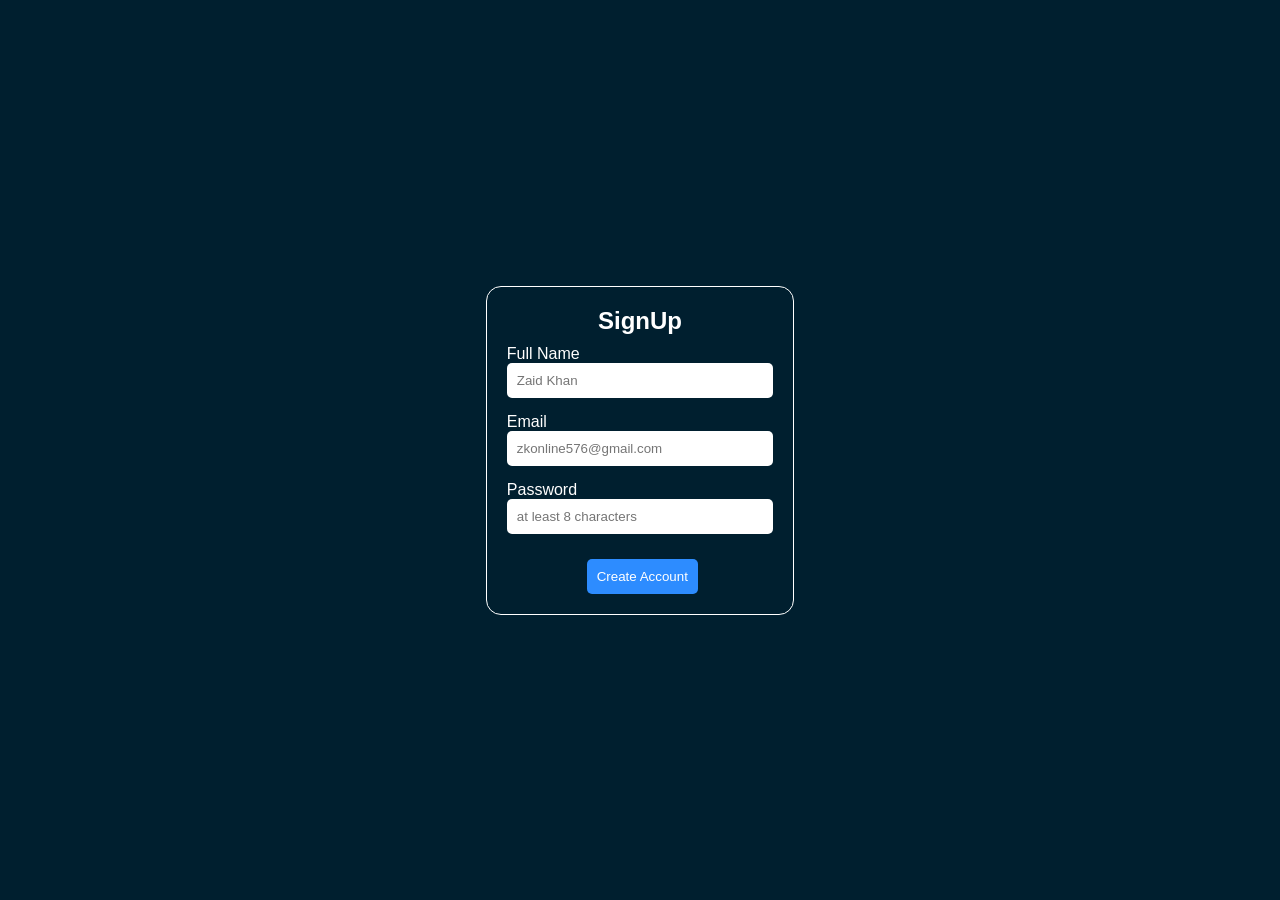
<file: Task 2 [ Form Validation in JS]/Index.html>
<!DOCTYPE html>
<html lang="en">
<head>
    <meta charset="UTF-8">
    <meta name="viewport" content="width=device-width, initial-scale=1.0">
    <title>Form Validation in JS</title>
    <link rel="stylesheet" href="style..css">
</head>
<body>
   <div class="form">
    <h2>SignUp</h2>

  <!-- Full Name -->
  <div class="input-group">
    <label for="name">Full Name</label>
    <input type="text" id="name" placeholder="Zaid Khan">

    <span class="icon" id="nameIcon"></span>
  </div>

  <!-- Email -->
  <div class="input-group">
    <label for="email">Email</label>
    <input type="text" id="email" placeholder="zkonline576@gmail.com">

    <span class="icon" id="emailIcon"></span>
    <small id="emailError"></small>
  </div>

   <!-- Password -->
  <div class="input-group">
    <label for="password">Password</label>
    <input type="password" id="password" placeholder="at least 8 characters">
  </div>

  <button>Create Account</button>
  
  <script src="script.js"></script>

  </div>
</body>
</html>
</file>
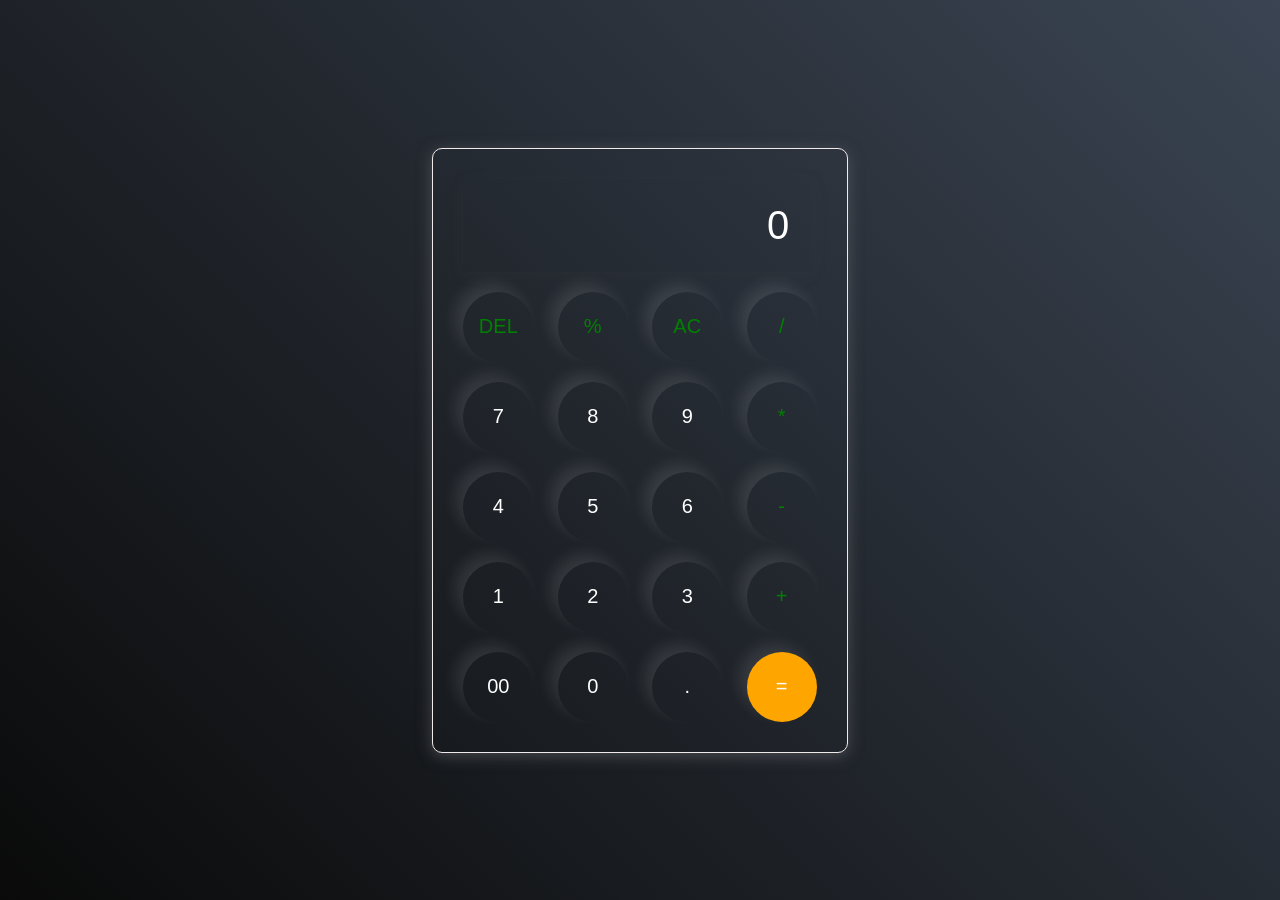
<file: Task 3 [ Calculator ]/index.html>
<!DOCTYPE html>
<html lang="en">
<head>
    <meta charset="UTF-8">
    <meta name="viewport" content="width=device-width, initial-scale=1.0">
    <title>Calculator</title>
    <link rel="stylesheet" href="style.css">

</head>
<body>
    <div class="calculator">
        <input type="text" placeholder="0">
        <div>
            <button class="operators">DEL</button>
            <button class="operators">%</button>
            <button class="operators">AC</button>
            <button class="operators">/</button>
        </div>
        <div>
            <button>7</button>
            <button>8</button>
            <button>9</button>
            <button class="operators">*</button>
        </div>
        <div>
            <button>4</button>
            <button>5</button>
            <button>6</button>
            <button class="operators">-</button>
        </div>
        <div>
            <button>1</button>
            <button>2</button>
            <button>3</button>
            <button class="operators">+</button>
        </div>
        <div>
            <button>00</button>
            <button>0</button>
            <button>.</button>
            <button class="equalbtn">=</button>
        </div>
    </div>
</body>
</html>
</file>
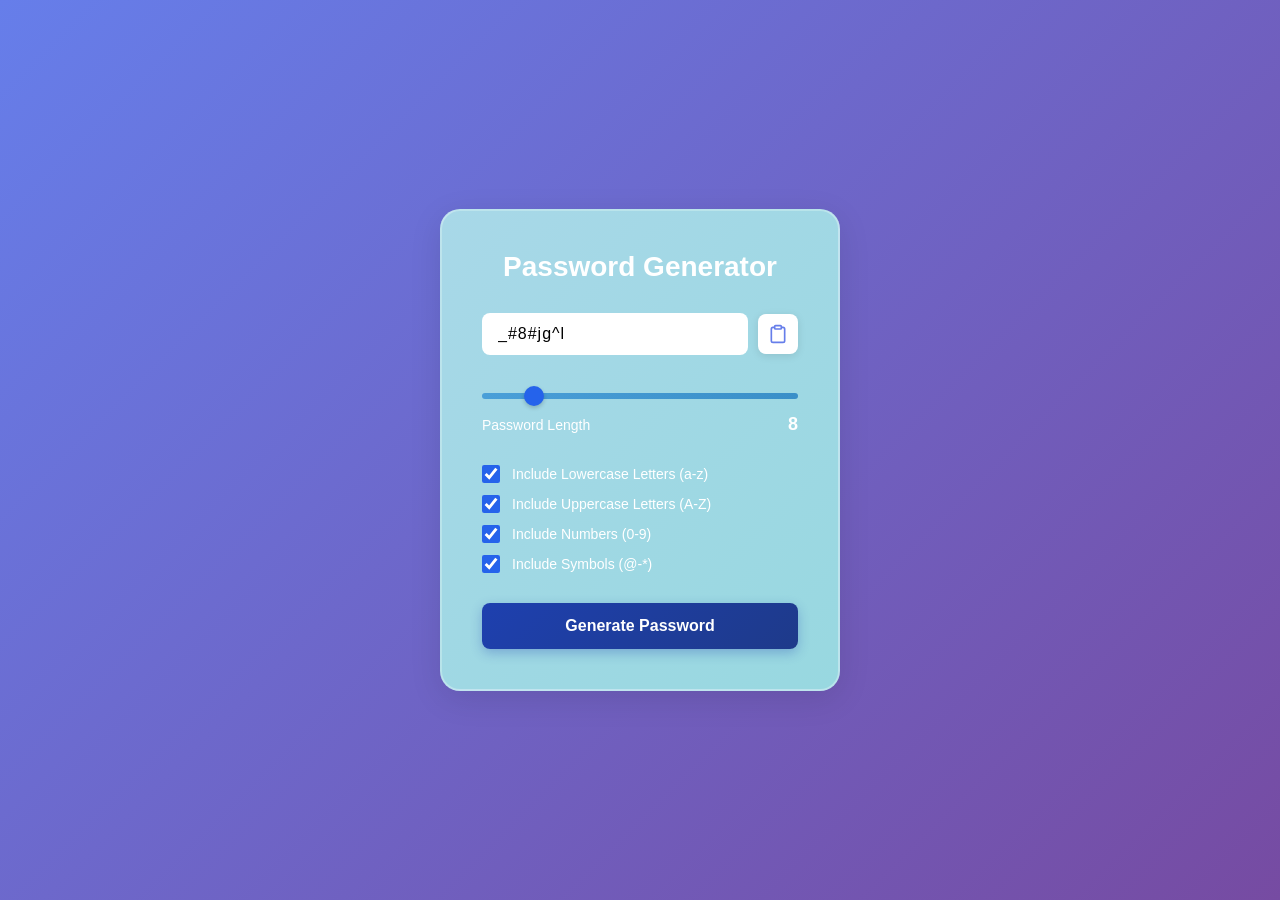
<file: Task 4 [ Password Generator ]/index.html>
<!DOCTYPE html>
<html lang="en">
<head>
    <meta charset="UTF-8">
    <meta name="viewport" content="width=device-width, initial-scale=1.0">
    <title>Password Generator</title>
    <link rel="stylesheet" href="style.css">
</head>
<body>
    <div class="container">
        <h1>Password Generator</h1>
        
        <div class="password-box">
            <input type="text" id="passwordDisplay" class="password-input">
            <button class="copy-btn" id="copyBtn">
                <svg width="20" height="20" viewBox="0 0 24 24" fill="none" stroke="currentColor" stroke-width="2">
                    <path d="M16 4h2a2 2 0 0 1 2 2v14a2 2 0 0 1-2 2H6a2 2 0 0 1-2-2V6a2 2 0 0 1 2-2h2"></path>
                    <rect x="8" y="2" width="8" height="4" rx="1" ry="1"></rect>
                </svg>
            </button>
        </div>

        <div class="slider-container">
            <input type="range" id="lengthSlider" min="4" max="32" value="8" class="slider">
            <div class="length-display">
                <label>Password Length</label>
                <span id="lengthValue">8</span>
            </div>
        </div>

        <div class="options">
            <label class="checkbox-label">
                <input type="checkbox" id="lowercase" checked>
                <span>Include Lowercase Letters (a-z)</span>
            </label>

            <label class="checkbox-label">
                <input type="checkbox" id="uppercase" checked>
                <span>Include Uppercase Letters (A-Z)</span>
            </label>

            <label class="checkbox-label">
                <input type="checkbox" id="numbers" checked>
                <span>Include Numbers (0-9)</span>
            </label>

            <label class="checkbox-label">
                <input type="checkbox" id="symbols" checked>
                <span>Include Symbols (@-*)</span>
            </label>
        </div>

        <button class="generate-btn" id="generateBtn">Generate Password</button>
    </div>

    <script src="script.js"></script>
</body>
</html>
</file>
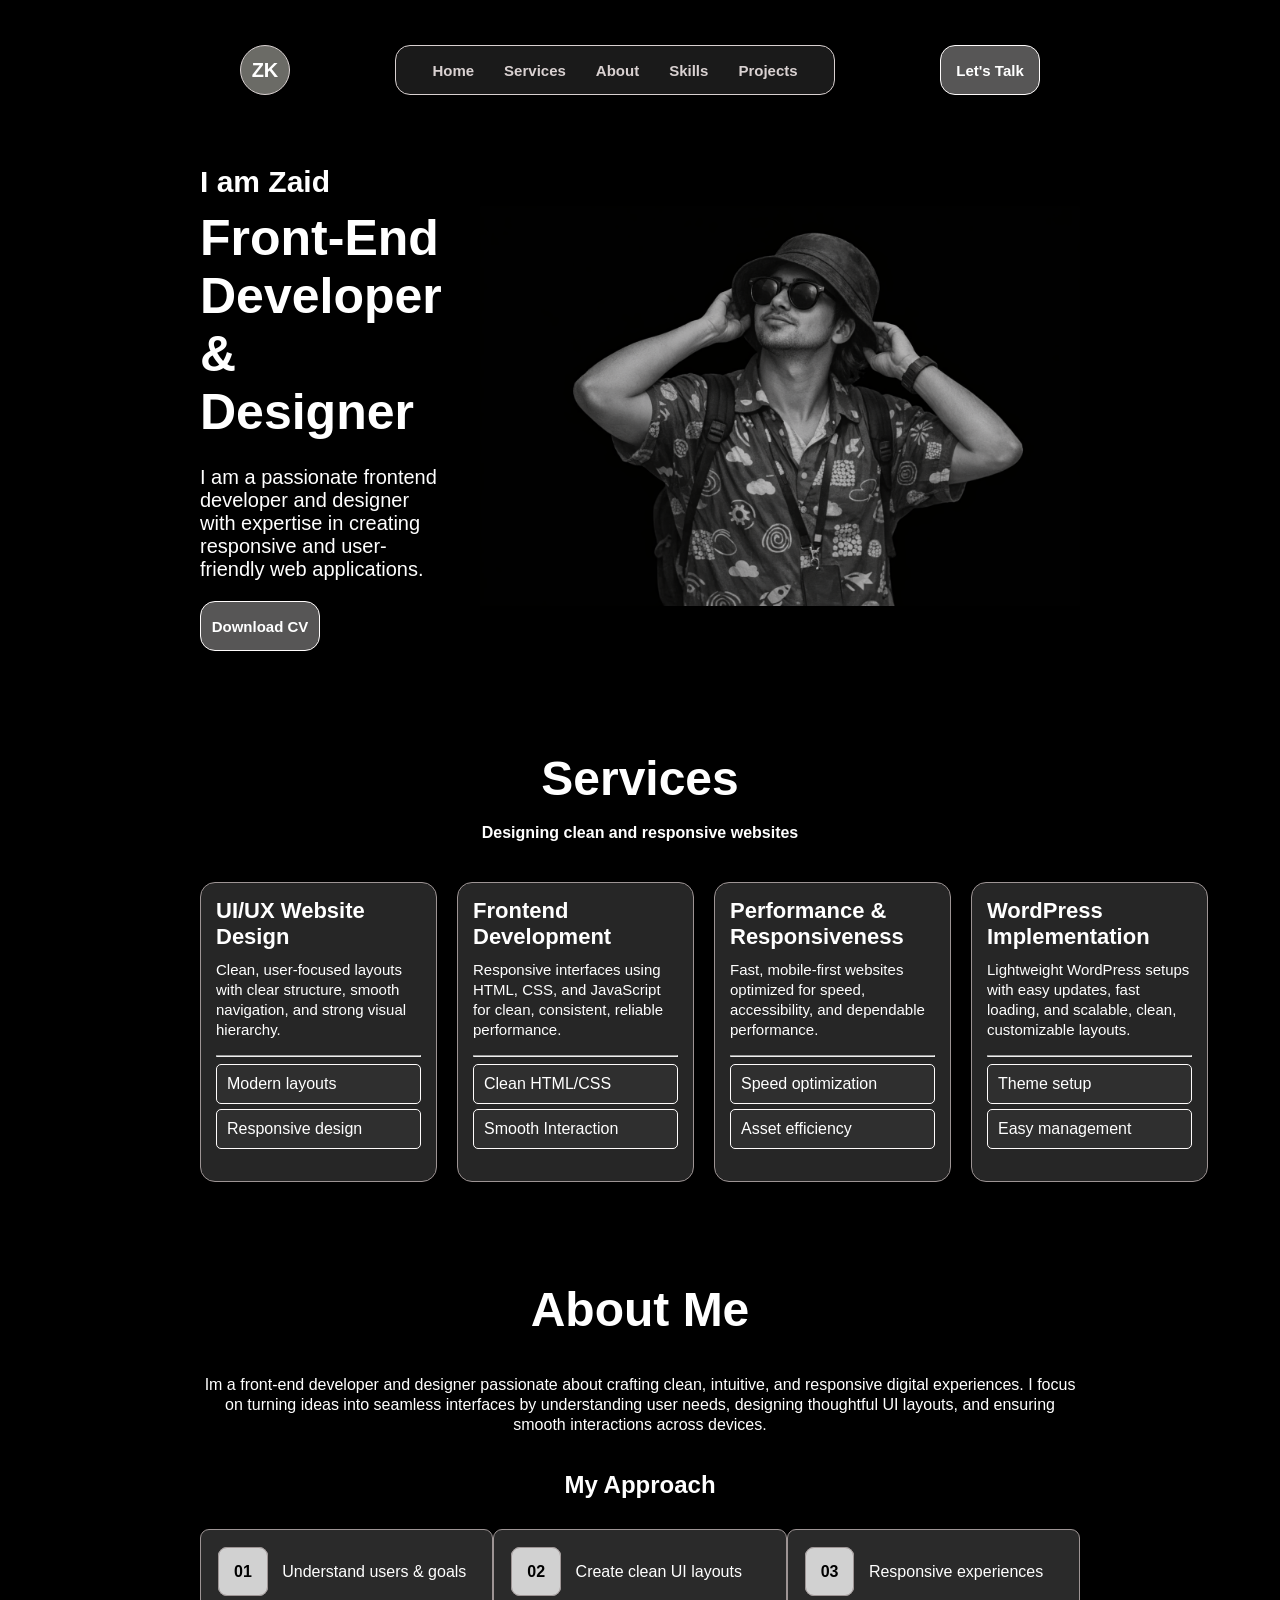
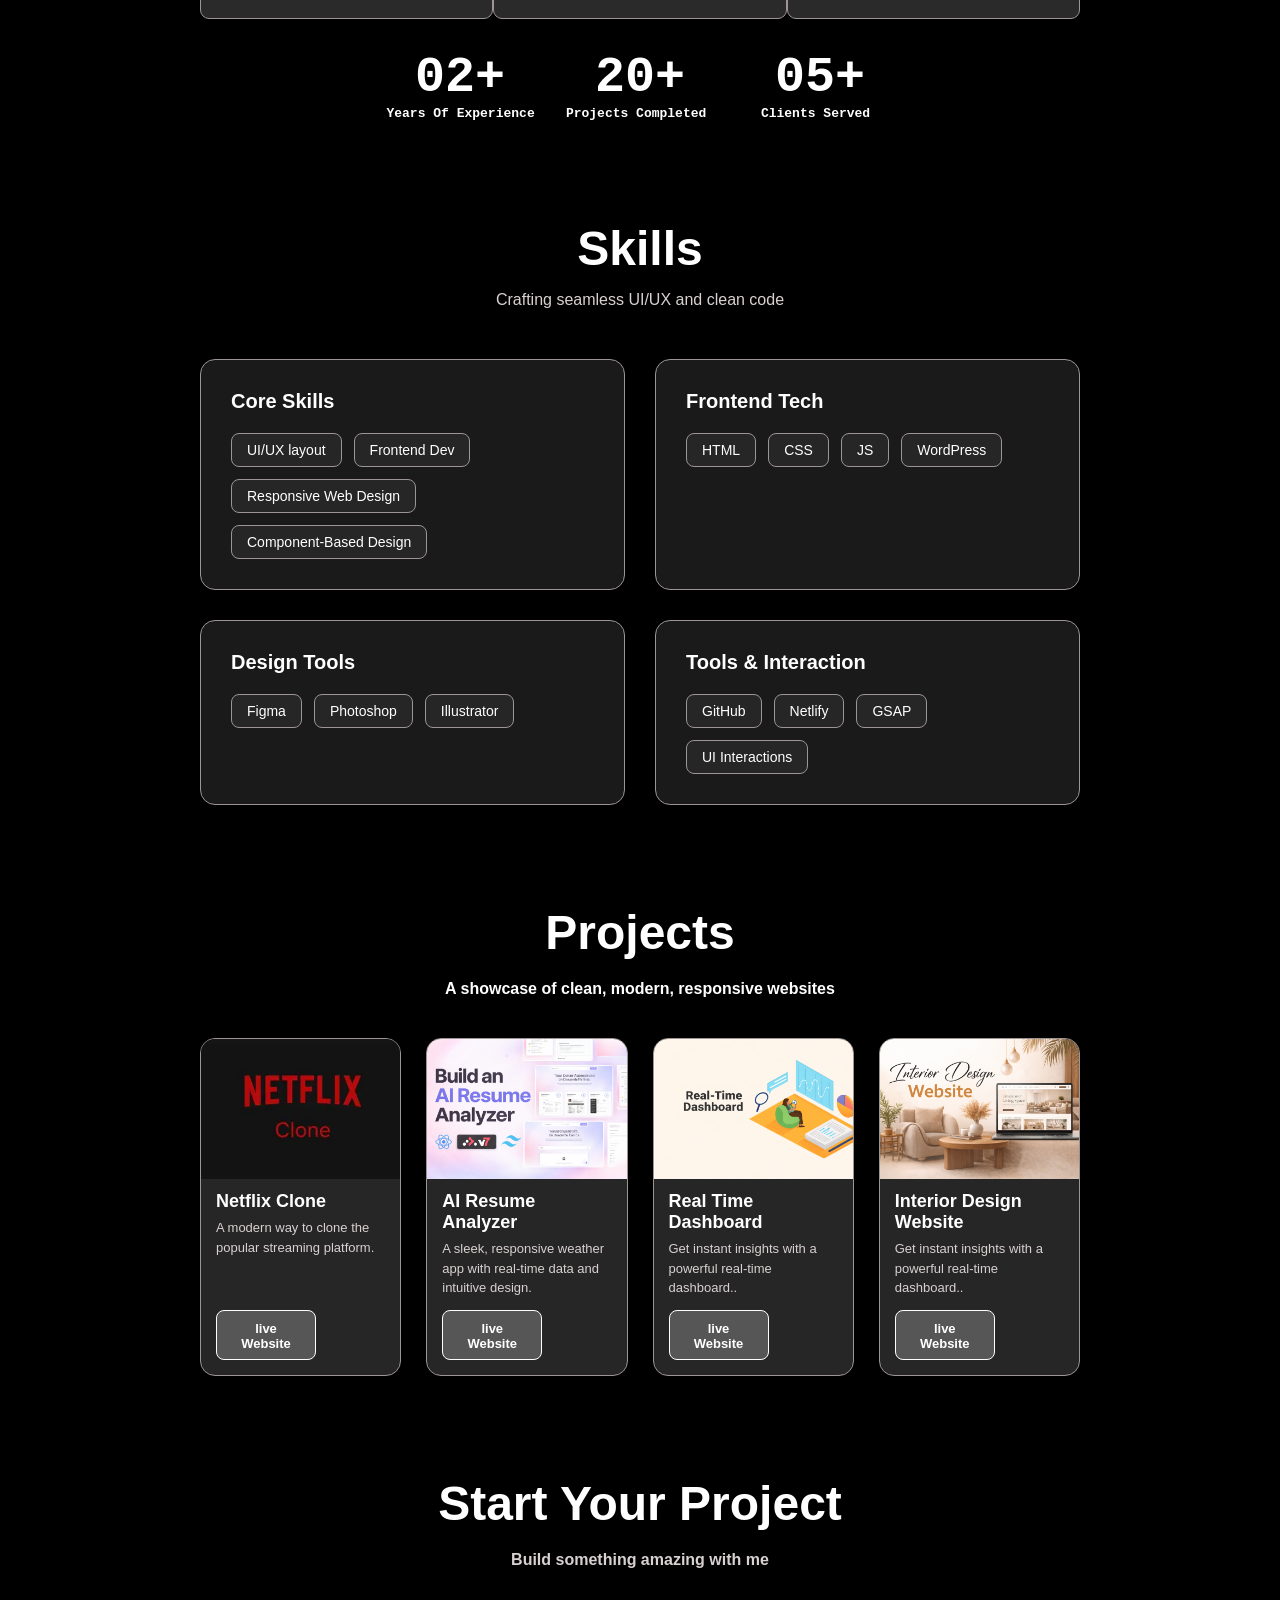
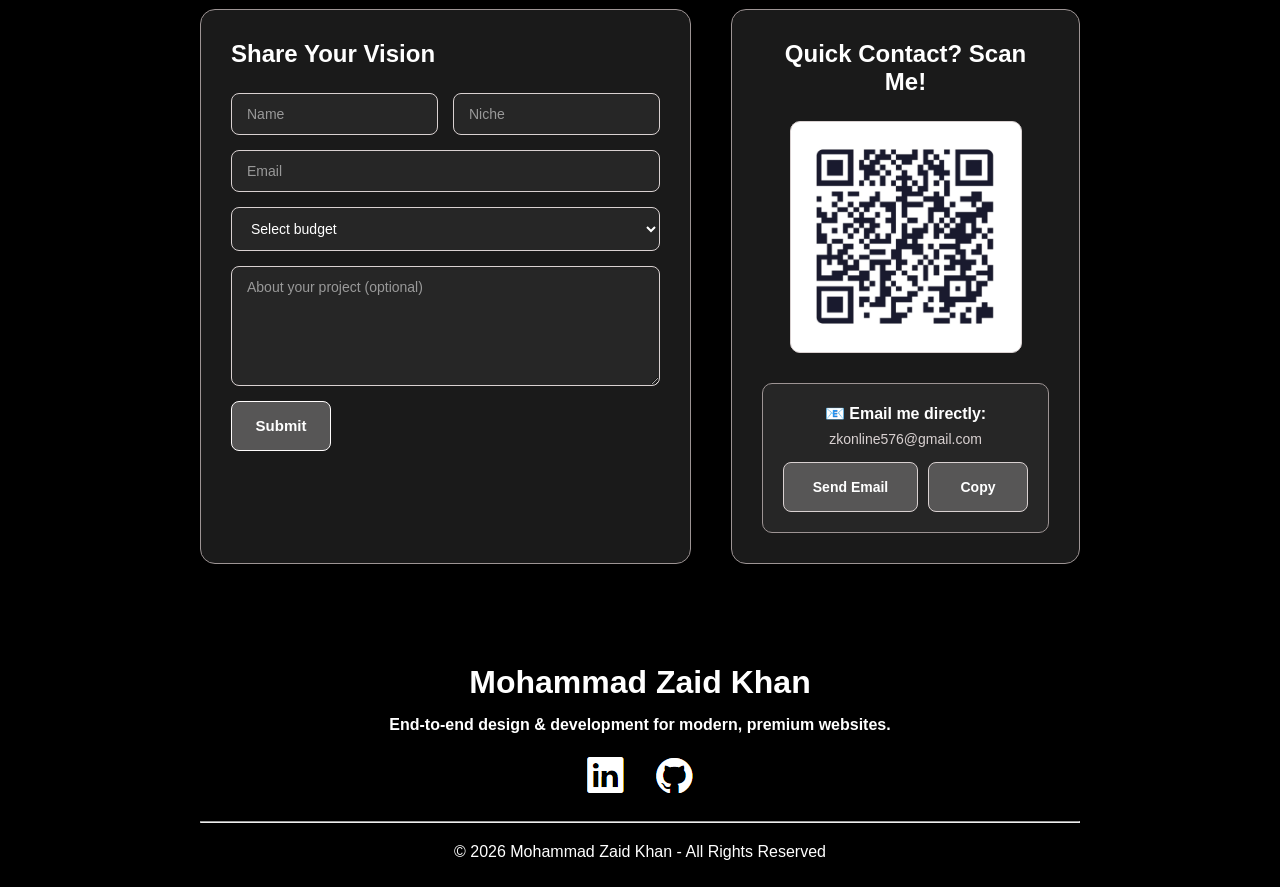
<file: Task1/index.html>
<!DOCTYPE html>
<html lang="en">
<head>
    <meta charset="UTF-8">
    <meta name="viewport" content="width=device-width, initial-scale=1.0">
    <link rel="stylesheet" href="style.css">
    <title>Document</title>
    <!-- <link rel="icon" type="image/png" href="favicon.png"> -->
</head>
<body>
   
    <!-- HEADER -->
    <header>
        <span class="logo">ZK</span>
        
        <nav>
           <a href="#home">Home</a> 
           <a href="#services">Services</a> 
           <a href="#about">About</a> 
           <a href="#skills">Skills</a> 
           <a href="#projects">Projects</a> 
        </nav>

        <button>Let's Talk</button>
    </header>

     <!-- MAIN -->
    <main>

        <section id="home" class="Home">

          <span>
             <h1 style="margin-bottom: 10px;font-size: 30px;">I am Zaid</h1>
             <p class="intro-subtitle" style="font-size: 50px; font-weight: bolder;">Front-End</p>
             <p wclass="intro-title" style="font-weight: bolder; font-size: 50px; margin-bottom: 25px;">Developer & Designer</p>
   
             <p class="intro-text" style="font-size: 20px;">I am a passionate frontend developer and designer with expertise in creating responsive and user-friendly web applications.</p>

             <button class="button2" style="margin-top: 20px;">Download CV</button>
          </span>

          <span>
             <img src="images/zaid.png" alt="Profile Picture" class="profile-pic">
         </span>

        </section>

        <section id="services" class="services">
            <center><h1 style="font-size: 48px;">Services</h1></center>
            <br>
            <center class="1"><b><p>Designing clean and responsive websites</p></b></center>

            <div class="card-box">

             <div class="Card1">

                <h3 class="ui/ux">UI/UX Website Design</h3>

                <p>Clean, user-focused layouts with clear structure, smooth navigation, and strong visual hierarchy.</p>

                <hr>

                <span>Modern layouts</span>

                <span>Responsive design</span>


             </div>

             <div class="Card2">

                <h3>Frontend Development</h3>

                <p>Responsive interfaces using HTML, CSS, and JavaScript for clean, consistent, reliable performance.</p>

                <hr>

                <span>Clean HTML/CSS</span>

                <span>Smooth Interaction</span>


             </div>

             <div class="Card3">

                <h3>Performance & Responsiveness</h3>

                <p>Fast, mobile-first websites optimized for speed, accessibility, and dependable performance.</p>

                <hr>

                <span>Speed optimization</span>

                <span>Asset efficiency
                </span>


             </div>

             <div class="Card4">

                <h3>WordPress Implementation
                </h3>

                <p>Lightweight WordPress setups with easy updates, fast loading, and scalable, clean, customizable layouts.
                </p>

                <hr>

                <span>Theme setup
               </span>

                <span>Easy management
                </span>


             </div>

            </div> 

            
         
        </section>

        <section id="about" class="About">
            <center><h1 style="font-size: 48px;">About Me</h1></center>
            <br>
            <p style="text-align: center; margin-top: 20px; line-height: 20px;">Im a front-end developer and designer passionate about crafting clean, intuitive, and responsive digital experiences. I focus on turning ideas into seamless interfaces by understanding user needs, designing thoughtful UI layouts, and ensuring smooth interactions across devices.</p>
            <br>
            <br>
           <center><h2>My Approach</h2></center> 

           <div class="card-box2">

             <div class="Card5">
                <div class="centerDiv">
                 <span class="serial">01</span>
                 <span class="serial2">Understand users & goals</span>
                </div>
             </div>
 
             <div class="Card6">
                <div class="centerDiv">
                 <span class="serial">02</span>
                 <span class="serial2">Create clean UI layouts</span>
                </div>
             </div>

             <div class="Card7">
                <div class="centerDiv">
                 <span class="serial">03</span>
                 <span class="serial2">Responsive experiences</span>
                </div>
             </div>

          </div>


          <div class="center1" style="font-size: 50px;   font-weight: bold;   text-align: center;">
            <pre>02+   20+   05+</pre>
         </div>

          <center class="center2" style="font-weight: bold;"> <pre>Years Of Experience    Projects Completed       Clients Served   </pre> </center>

        </section>  

        <section id="skills" class="Skills">

         <div class="skills-header">
          <h1>Skills</h1>
          <p>Crafting seamless UI/UX and clean code</p>
         </div>

         <div class="skills-grid">

            <div class="skill-card">
               <h3>Core Skills</h3>
               <div class="skill-tags">
                  <span class="skill-tag">UI/UX layout</span>
                  <span class="skill-tag">Frontend Dev</span>
                  <span class="skill-tag">Responsive Web Design</span>
                  <span class="skill-tag">Component-Based Design</span>
               </div>
            </div>

            <div class="skill-card">
               <h3>Frontend Tech</h3>
               <div class="skill-tags">
                  <span class="skill-tag">HTML</span>
                  <span class="skill-tag">CSS</span>
                  <span class="skill-tag">JS</span>
                  <span class="skill-tag">WordPress</span>
               </div>
            </div>

            <div class="skill-card">
               <h3>Design Tools</h3>
               <div class="skill-tags">
                  <span class="skill-tag">Figma</span>
                  <span class="skill-tag">Photoshop</span>
                  <span class="skill-tag">Illustrator</span>
               </div>
            </div>

            <div class="skill-card">
               <h3>Tools & Interaction</h3>
               <div class="skill-tags">
                  <span class="skill-tag">GitHub</span>
                  <span class="skill-tag">Netlify</span>
                  <span class="skill-tag">GSAP</span>
                  <span class="skill-tag">UI Interactions</span>
               </div>
            </div>

         </div>

        </section>

        <section id="projects" class="Projects">


         <center><h1 style="font-size: 48px;">Projects</h1></center>
         <center><b><p style="margin-top: 20px;">A showcase of clean, modern, responsive websites</p></b></center>

         <div class="card-box4">

            <div class="card12">
            <img width="380px" height="160px" src="images/Netflix.png" alt="Netflix clone picture">
            <h4>Netflix Clone</h4>
            <p>A modern way to clone the popular streaming platform.
            </p>
            <button>
               live Website
            </button>
            </div>

            <div class="card13">
               <img width="380px" height="160px" src="images/ResumeThummbnail.png" alt="Resume builder picture">
               <h4>AI Resume Analyzer</h4>
               <p>A sleek, responsive weather app with real-time data and intuitive design.</p>
               <button>
                  live Website
               </button>
            </div>

            <div class="card14">
               <img width="380px" height="160px" src="images/RealTimeDashboard.png">
               <h4>Real Time Dashboard</h4>
               <p>Get instant insights with a powerful real-time dashboard..</p>
               <button>
                  live Website
               </button>
            </div>

            <div class="card15">
               <img width="380px" height="160px" src="images/Interior Design.png">
               <h4>Interior Design Website</h4>
               <p>Get instant insights with a powerful real-time dashboard..</p>
               <button>
               live Website
               </button>
            </div>

         </div>

        </section>
 
        <section id="startproject" class="StartProject">

         <center><h1 style="font-size: 48px;">Start Your Project</h1></center>
          <center><b><p>Build something amazing with me</p></b></center>
          
          <div class="project-container">
            <!-- Left Form Section -->
            <div class="form-section">
              <h2>Share Your Vision</h2>
              <form>
                <div class="form-row">
                  <input type="text" placeholder="Name" required>
                  <input type="text" placeholder="Niche" required>
                </div>
                <input type="email" placeholder="Email" required>
                <select placeholder="Select budget" required>
                  <option>Select budget</option>
                  <option>$500 - $1000</option>
                  <option>$1000 - $2000</option>
                  <option>$2000 - $5000</option>
                  <option>$5000+</option>
                </select>
                <textarea placeholder="About your project (optional)"></textarea>
                <button type="submit">Submit</button>
              </form>
            </div>

            <!-- Right Contact Section -->
            <div class="contact-section">
              <h2>Quick Contact? Scan Me!</h2>
              <div class="qr-box">
                <img src="images/qrcode.png" alt="QR Code" class="qr-code">
              </div>
              <div class="email-box">
                <span>📧 Email me directly:</span>
                <p>zkonline576@gmail.com</p>
                <div class="button-group">
                  <button class="send-btn">Send Email</button>
                  <button class="copy-btn">Copy</button>
                </div>
              </div>
            </div>
          </div>

        </section>

    </main>

    <!-- FOOTER -->
    <footer style="margin-top: 100px;">

      <center class="footername"><h1>Mohammad Zaid Khan</h1></center>

      <center class="footerpara"><b><p>End-to-end design & development for modern, premium websites.</p></b></center>

      <div class="footericons">
         <center>
         <a  class="footericonlinkedin" href="https://www.linkedin.com/in/mohammad-zaid-khan-547534230/" target="_blank"><img src="images/linkdin.png" alt="LinkedIn logo with link"></a>
         
        <a href="https://github.com/ZAID576" target="_blank"><img src="images/github2.png" alt="GitHub logo with link"></a>
        </center>
      </div>

      <hr>

      <div class="AllRightReserved">
      <center><p>© 2026 Mohammad Zaid Khan - All Rights Reserved</p></center>
      </div>

    </footer>


</body>
</html>
</file>
<file: Task 2 [ Form Validation in JS]/style..css>
*{
  margin: 0px;
  padding: 0px;
  box-sizing: border-box;
}


body {
  background: #001f2f;
  font-family: Arial;
  display: flex;
  justify-content: center;
  align-items: center;
  height: 100vh;
}


.form{
  border: 1px solid #ffffff;
  padding: 20px;
  border-radius: 15px;
}

.container {
  background: #012f44;
  padding: 30px;
  border-radius: 10px;
  width: 300px;
  color: white;
}

h2 {
  text-align: center;
  color: white;
  margin-bottom: 10px ;
  font-weight: bold;
  font-weight: 400px;
}

.input-group {
  margin-bottom: 15px;
  position: relative;
  color: white;
}

input {
  width: 100%;
  padding: 10px;
  border-radius: 5px;
  border: none;
}

.icon {
  position: absolute;
  right: 10px;
  top: 35px;
  font-size: 18px;
}

.valid {
  color: green;
}

.invalid {
  color: red;
}

small {
  color: lightgreen;
  
  
  font-size: 12px;
}

button {
  width: fit-content;
  padding: 10px;
  margin-left: 30%;
  background: #2d8cff;
  border: none;
  color: white;
  border-radius: 5px;
  margin-top: 10px;
}
</file>
<file: Task 3 [ Calculator ]/style.css>
/* @import url('https://fonts.googleapis.com/css2?family=Martel+Sans:wght@200;300;400;600;700;800;900&family=Poppins:ital,wght@0,100;0,200;0,300;0,400;0,500;0,600;0,700;0,800;0,900;1,100;1,200;1,300;1,400;1,500;1,600;1,700;1,800;1,900&display=swap'); */

* {
    margin: 0;
    padding: 0;
    box-sizing: border-box;
    font-family: poppins, sans-serif;
}

body{
    width: 100%;
    height: 100vh;
    display: flex;
    justify-content: center;
    align-items: center;
    background: linear-gradient(45deg, #0a0a0a, #3a4452 )

}

.calculator{
    border: 1px solid #f0eaea;
    padding: 20px;
    border-radius: 10px;
    background: transparent;
    box-shadow: 0px 3px 15px rgba(113,115, 119, 0.5);
}

input{
    /* height: 100%; */
    width: 350px;
    border: none;
    background: transparent;
    margin: 10px;
    padding: 24px;
    box-shadow: 0px 3px 15px rgba(84, 84, 84, 0.1);
    font-size: 40px;
    text-align: right;
}

input::placeholder{
    color: #ffffff;
}

button{
    height: 70px;
    width: 70px;
    background: transparent;
    color: #ffffff;
    border: none;
    border-radius: 50%;
    margin: 10px;
    font-size: 20px;
    box-shadow: -8px -8px 15px rgba(255, 255, 255, 0.1);
    cursor: pointer;
}

.equalbtn{
    background: orange;
}

.operators{
    color: green;
}
</file>
<file: Task 4 [ Password Generator ]/style.css>
* {
    margin: 0;
    padding: 0;
    box-sizing: border-box;
}

body {
    font-family: 'Segoe UI', Tahoma, Geneva, Verdana, sans-serif;
    background: linear-gradient(135deg, #667eea 0%, #764ba2 100%);
    min-height: 100vh;
    display: flex;
    justify-content: center;
    align-items: center;
    padding: 20px;
}

.container {
    background: linear-gradient(135deg, #a8d8e8 0%, #98d8e0 100%);
    border: 2px solid rgba(255, 255, 255, 0.3);
    border-radius: 20px;
    padding: 40px;
    width: 100%;
    max-width: 400px;
    box-shadow: 0 8px 32px rgba(0, 0, 0, 0.1);
}

h1 {
    color: #fff;
    font-size: 28px;
    margin-bottom: 30px;
    text-align: center;
    font-weight: 600;
}

.password-box {
    display: flex;
    align-items: center;
    gap: 10px;
    margin-bottom: 30px;
}

.password-input {
    flex: 1;
    padding: 12px 16px;
    border: none;
    border-radius: 8px;
    background: #fff;
    font-size: 16px;
    font-weight: 500;
    letter-spacing: 1px;
    outline: none;
    transition: box-shadow 0.3s ease;
}

.password-input:focus {
    box-shadow: 0 0 8px rgba(0, 0, 0, 0.2);
}

.copy-btn {
    padding: 10px;
    background: #fff;
    border: none;
    border-radius: 8px;
    cursor: pointer;
    display: flex;
    align-items: center;
    justify-content: center;
    color: #667eea;
    transition: all 0.3s ease;
    box-shadow: 0 2px 8px rgba(0, 0, 0, 0.1);
}

.copy-btn:hover {
    background: #f0f0f0;
    transform: scale(1.05);
}

.copy-btn:active {
    transform: scale(0.95);
}

.slider-container {
    margin-bottom: 30px;
}

.slider {
    width: 100%;
    height: 6px;
    border-radius: 3px;
    background: linear-gradient(to right, #4a9fd8, #3a8fc8);
    outline: none;
    -webkit-appearance: none;
    appearance: none;
    margin-bottom: 15px;
    cursor: pointer;
}

.slider::-webkit-slider-thumb {
    -webkit-appearance: none;
    appearance: none;
    width: 20px;
    height: 20px;
    border-radius: 50%;
    background: #2563eb;
    cursor: pointer;
    box-shadow: 0 2px 4px rgba(0, 0, 0, 0.2);
    transition: all 0.3s ease;
}

.slider::-webkit-slider-thumb:hover {
    width: 24px;
    height: 24px;
    box-shadow: 0 4px 8px rgba(0, 0, 0, 0.3);
}

.slider::-moz-range-thumb {
    width: 20px;
    height: 20px;
    border-radius: 50%;
    background: #2563eb;
    cursor: pointer;
    border: none;
    box-shadow: 0 2px 4px rgba(0, 0, 0, 0.2);
    transition: all 0.3s ease;
}

.slider::-moz-range-thumb:hover {
    width: 24px;
    height: 24px;
    box-shadow: 0 4px 8px rgba(0, 0, 0, 0.3);
}

.length-display {
    display: flex;
    justify-content: space-between;
    align-items: center;
    color: #fff;
    font-weight: 500;
}

.length-display label {
    font-size: 14px;
}

.length-display span {
    font-size: 18px;
    font-weight: 600;
}

.options {
    margin-bottom: 30px;
    display: flex;
    flex-direction: column;
    gap: 12px;
}

.checkbox-label {
    display: flex;
    align-items: center;
    gap: 12px;
    cursor: pointer;
    color: #fff;
    font-weight: 500;
    font-size: 14px;
    user-select: none;
    transition: all 0.3s ease;
}

.checkbox-label:hover {
    transform: translateX(4px);
}

.checkbox-label input[type="checkbox"] {
    width: 18px;
    height: 18px;
    cursor: pointer;
    accent-color: #2563eb;
    transition: all 0.3s ease;
}

.checkbox-label input[type="checkbox"]:hover {
    transform: scale(1.1);
}

.generate-btn {
    width: 100%;
    padding: 14px;
    background: linear-gradient(135deg, #1e40af 0%, #1e3a8a 100%);
    color: #fff;
    border: none;
    border-radius: 8px;
    font-size: 16px;
    font-weight: 600;
    cursor: pointer;
    transition: all 0.3s ease;
    box-shadow: 0 4px 12px rgba(30, 64, 175, 0.3);
}

.generate-btn:hover {
    transform: translateY(-2px);
    box-shadow: 0 6px 16px rgba(30, 64, 175, 0.4);
}

.generate-btn:active {
    transform: translateY(0);
}

@media (max-width: 480px) {
    .container {
        padding: 30px 20px;
    }

    h1 {
        font-size: 24px;
        margin-bottom: 25px;
    }

    .checkbox-label {
        font-size: 13px;
    }
}
</file>
<file: Task1/style.css>
* {
  margin: 0;
  padding: 0;
  box-sizing: border-box;
}

html {
  scroll-behavior: smooth;
}

body {
  font-family: Arial, sans-serif;
  background-color: #000;
  color: #fff;
  margin: 25px 200px 25px 200px;
  /* min-height: 100vh; */
}

header {
  display: flex;
  justify-content: space-between;
  align-items: center;
  padding: 20px 40px;
  position: sticky;
  top: 0;           /* keeps it at top when scrolling */
  background: rgba(0, 0, 0, 0.85);
  z-index: 10;
  
  .logo { 
  width: 50px;
  height: 50px;
  border-radius: 50%;
  border: 1px solid #d9d1d1; 
  
  background-color: #6b6b66;

  display: flex;
  justify-content: center;
  align-items: center;

  color: white;
  font-size: 20px;
  font-weight: bold;
  }
  
}

nav {
  display: flex;
  justify-content: center;
  align-items: center;

  width: 440px;
  height: 50px;
  border-radius: 15px;
  border: 1px solid #d9d1d1; 

  background-color: #1A1A1A;

  a{
    padding: 15px;
    text-decoration: none;

    color: #d9d1d1;

    font-size: 15px;
    font-weight: bold;
  }
}

button {
  width: 100px;
  height: 50px;
  border-radius: 15px;
  border: 1px solid #fffcfc; 

  background-color: #575656;

  color: #ffffff;
  font-size: 15px;
  font-weight: bold;

}



  section.Home{
  display: flex;
  justify-content: space-between;
  align-items: center;
  gap: 30px;
  margin-top: 50px;
  /* border: 1px solid white; */

  .button2{
    width: 120px;
    height: 50px;
    border-radius: 15px;
    border: 1px solid #fffcfc; 

    background-color: #575656;


    color: #ffffff;
    font-size: 15px;
    font-weight: bold;


  }


  img{
    height: 400px;
  }
}


section.services{
  margin-top: 100px;
  margin-bottom: 100px;
}

.card-box{
  display: flex;
  justify-content: space-between;
  align-items: center;
  margin-top: 40px;
}
  

.Card1{
  height: 300px;
  width: 240px;
  border: 1px solid #9d9494; 
  border-radius: 15px;
  padding: 15px 15px 15px 15px;
  background-color:#262626;
  margin-right: 20px;

  h3{
   font-size: 22px;
   margin-bottom: 10px;
  }

  p{
   font-size: 15px;
   color: #ffffff;
   line-height: 20px;
   margin-bottom: 15px;
  }

  hr{
   margin-bottom: 7px;
   /* background-color: #9d9494; */

  }

  span{
    display: flex;

    background-color: #2F2F2F;

    width: 205px;
    height: 40px;
    border: 1px solid #fffcfc;
    border-radius: 5px;
    margin-bottom: 5px;
    padding: 10px;

    transition: all 0.4s ease;
    
  }
}

.Card2{
  height: 300px;
  width: 240px;
  border: 1px solid #9d9494; 
  border-radius: 15px;
  padding: 15px 15px 15px 15px;
  background-color:#262626;
  margin-right: 20px;

  h3{
   font-size: 22px;
   margin-bottom: 10px;
  }

  p{
   font-size: 15px;
   color: #ffffff;
   line-height: 20px;
   margin-bottom: 15px;
  }

  hr{
   margin-bottom: 7px;

  }

  span{
    display: flex;

    background-color: #2F2F2F;

    width: 205px;
    height: 40px;
    border: 1px solid #fffcfc;
    border-radius: 5px;
    margin-bottom: 5px;
    padding: 10px;

    transition: all 0.4s ease;
    
  }
}

.Card3{
  height: 300px;
  width: 240px;
  border: 1px solid #9d9494; 
  border-radius: 15px;
  padding: 15px 15px 15px 15px;
  background-color:#262626;
  margin-right: 20px;

  h3{
   font-size: 22px;
   margin-bottom: 10px;
  }

  p{
   font-size: 15px;
   color: #ffffff;
   line-height: 20px;
   margin-bottom: 15px;
  }

  hr{
   margin-bottom: 7px;

  }

  span{
    display: flex;

    background-color: #2F2F2F;

    width: 205px;
    height: 40px;
    border: 1px solid #fffcfc;
    border-radius: 5px;
    margin-bottom: 5px;
    padding: 10px;

    transition: all 0.4s ease;
    
  }
}

.Card4{
  height: 300px;
  width: 240px;
  border: 1px solid #9d9494; 
  border-radius: 15px;
  padding: 15px 15px 15px 15px;
  background-color:#262626;
  margin-right: 20px;

  h3{
   font-size: 22px;
   margin-bottom: 10px;
  }

  p{
   font-size: 15px;
   color: #ffffff;
   line-height: 20px;
   margin-bottom: 15px;
  }

  hr{
   margin-bottom: 7px;

  }

  span{
    display: flex;

    background-color: #2F2F2F;

    width: 205px;
    height: 40px;
    border: 1px solid #fffcfc;
    border-radius: 5px;
    margin-bottom: 5px;
    padding: 10px;

    transition: all 0.4s ease;
    
  }
}


.card-box2{
  display: flex;
  justify-content: space-between;
  align-items: center;
  margin-top: 30px;
  margin-bottom: 30px;


  .Card5,
  .Card6,
  .Card7{
    height: 90px;
    width: 360px;
    border: 1px solid #9d9494;
    border-radius: 9px; 
    padding: 15px 15px 15px 15px;
    background-color: #2A2A2A;
    /* align-items: center; */

  }

  .serial{
    border: 1px solid #9d9494;
    border-radius: 9px;
    padding: 15px 15px 15px 15px;
    /* margin: 5px 5px 5px 5px ; */
    background-color: #D1D1D1;
    color: black;
    font-weight: bold;
  }

  .serial2{
    margin-left: 10px;
    /* Add styles for the second serial class if needed */
  }

  .centerDiv{
   margin: 18px 5px 5px 2px  ;

  }

  /* .center1{

  text-align: center;
  font-weight: bold;
  color: #ffffff;
  margin-bottom: 10px;

  } */

  center.center2{
    font-size: 15px;
    color: #ffffff;
    margin-top: 10px;
  }
}

.Skills {
  margin-top: 100px;
  margin-bottom: 100px;
}

.skills-header {
  text-align: center;
  margin-bottom: 50px;

  h1 {
    font-size: 48px;
    font-weight: bold;
    margin-bottom: 15px;
    color: #ffffff;
  }

  p {
    font-size: 16px;
    color: #d9d1d1;
    font-weight: 500;
  }
}

.skills-grid {
  display: grid;
  grid-template-columns: repeat(2, 1fr);
  gap: 30px;
  margin-top: 40px;
  margin-bottom: 30px;
}

.skill-card {
  border: 1px solid #9d9494;
  border-radius: 15px;
  padding: 30px;
  background-color: #1A1A1A;
  transition: all 0.3s ease;

  h3 {
    font-size: 20px;
    font-weight: bold;
    color: #ffffff;
    margin-bottom: 20px;
  }

  &:hover {
    border-color: #d9d1d1;
  }
}

.skill-tags {
  display: flex;
  flex-wrap: wrap;
  gap: 12px;
}

.skill-tag {
  display: inline-block;
  padding: 8px 15px;
  background-color: #262626;
  border: 1px solid #9d9494;
  border-radius: 8px;
  color: #ffffff;
  font-size: 14px;
  font-weight: 500;
  transition: all 0.3s ease;

  &:hover {
    background-color: #313131;
    border-color: #d9d1d1;
  }
}

/* Start Project Section */
.StartProject {
  margin-top: 100px;
  margin-bottom: 100px;

  h1 {
    font-size: 36px;
    margin-top: 100px;
    margin-bottom: 20px;
  }

  b p {
    font-size: 16px;
    color: #d9d1d1;
    margin-bottom: 40px;
  }
}

.project-container {
  display: flex;
  justify-content: space-between;
  align-items: stretch;
  gap: 40px;
  margin-top: 40px;
}

.form-section {
  flex: 1;
  border: 1px solid #9d9494;
  border-radius: 15px;
  padding: 30px;
  background-color: #1A1A1A;

  h2 {
    font-size: 24px;
    margin-bottom: 25px;
    color: #ffffff;
  }

  form {
    display: flex;
    flex-direction: column;
    gap: 15px;
  }

  .form-row {
    display: flex;
    gap: 15px;

    input {
      flex: 1;
    }
  }

  input,
  select,
  textarea {
    padding: 12px 15px;
    border: 1px solid #d9d1d1;
    border-radius: 8px;
    background-color: #262626;
    color: #ffffff;
    font-family: Arial, sans-serif;
    font-size: 14px;

    &::placeholder {
      color: #999;
    }

    &:focus {
      outline: none;
      border-color: #575656;
    }
  }

  textarea {
    resize: vertical;
    min-height: 120px;
  }

  button {
    padding: 12px 20px;
    background-color: #575656;
    border: 1px solid #fffcfc;
    border-radius: 8px;
    color: #ffffff;
    font-size: 15px;
    font-weight: bold;
    cursor: pointer;
    transition: all 0.3s ease;

    &:hover {
      background-color: #6b6b66;
    }
  }
}

.contact-section {
  flex: 1;
  border: 1px solid #9d9494;
  border-radius: 15px;
  padding: 30px;
  background-color: #1A1A1A;
  display: flex;
  flex-direction: column;
  align-items: center;
  justify-content: center;
  text-align: center;

  h2 {
    font-size: 24px;
    margin-bottom: 25px;
    color: #ffffff;
  }
}

.qr-box {
  margin-bottom: 30px;
  padding: 15px;
  border: 1px solid #d9d1d1;
  border-radius: 10px;
  background-color: #ffffff;

  .qr-code {
    width: 200px;
    height: 200px;
    display: block;
  }
}

.email-box {
  width: 100%;
  padding: 20px;
  border: 1px solid #9d9494;
  border-radius: 10px;
  background-color: #262626;

  span {
    font-size: 16px;
    font-weight: bold;
    color: #ffffff;
    display: block;
    margin-bottom: 8px;
  }

  p {
    font-size: 14px;
    color: #d9d1d1;
    margin-bottom: 15px;
  }
}

.button-group {
  display: flex;
  gap: 10px;
  justify-content: center;

  button {
    padding: 10px 20px;
    border: 1px solid #d9d1d1;
    border-radius: 8px;
    background-color: #575656;
    color: #ffffff;
    font-size: 14px;
    font-weight: bold;
    cursor: pointer;
    transition: all 0.3s ease;

    &:hover {
      background-color: #6b6b66;
    }
  }

  .send-btn {
    flex: 1;
  }

  .copy-btn {
    flex: 0 0 auto;
  }
}

.footername{
  margin-bottom: 15px;
}

.footerpara{
  margin-bottom: 20px;
}

.footericons{
  /* padding: 10px; */
  /* border: 1px solid #9d9494; */
  /* margin :auto; */
  /* width: fit-content; */
  margin-bottom: 20px;

}


.AllRightReserved{
  margin-top: 20px;
}

.footericons a {
  margin-right: 15px;
}

.footericons a:last-child {
  margin-right: 0;
}


.card-box4{
  display: flex;
  justify-content: space-between;
  align-items: stretch;
  gap: 25px;
  margin-top: 40px;
  margin-bottom: 50px;
  flex-wrap: nowrap;
}

.card12,
.card13,
.card14,
.card15 {
  flex: 1;
  border: 1px solid #9d9494;
  border-radius: 15px;
  padding: 0;
  background-color: #262626;
  display: flex;
  flex-direction: column;
  overflow: hidden;
  transition: transform 0.3s ease, box-shadow 0.3s ease;
  
  &:hover {
    transform: translateY(-5px);
    box-shadow: 0 10px 30px rgba(0, 0, 0, 0.5);
  }
  
  img {
    width: 100%;
    height: 140px;
    object-fit: cover;
    display: block;
  }
  
  h4 {
    font-size: 18px;
    font-weight: bold;
    margin: 12px 15px 6px 15px;
    color: #ffffff;
  }
  
  p {
    font-size: 13px;
    color: #d9d1d1;
    margin: 0 15px 12px 15px;
    line-height: 1.5;
    flex-grow: 1;
  }
  
  button {
    padding: 10px 20px;
    margin: 0 15px 15px 15px;
    background-color: #575656;
    border: 1px solid #fffcfc;
    border-radius: 8px;
    color: #ffffff;
    font-size: 13px;
    font-weight: bold;
    cursor: pointer;
    transition: all 0.3s ease;
    align-self: flex-start;
    
    &:hover {
      background-color: #6b6b66;
    }
  }
}
</file>
